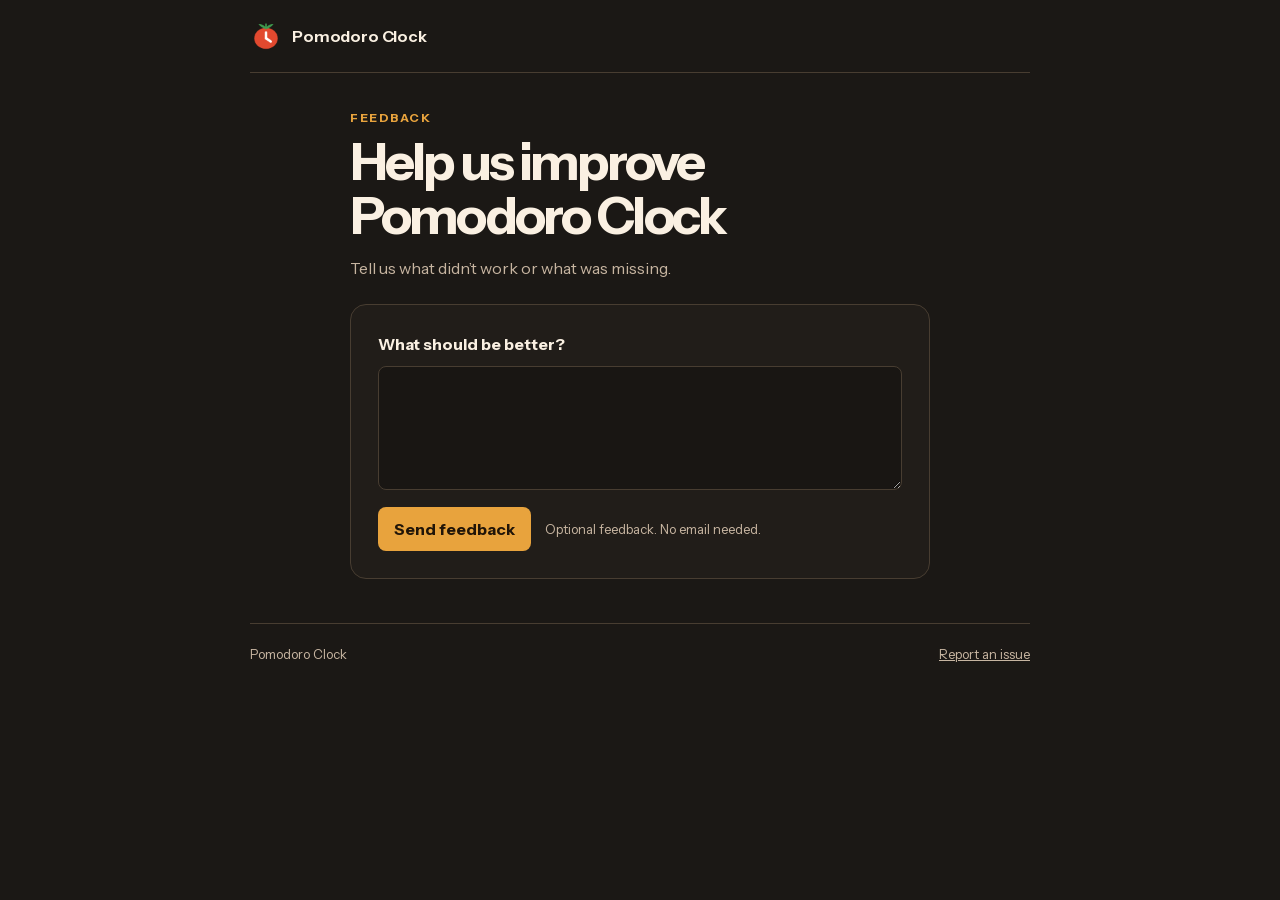
<file: feedback/index.html>
<!doctype html>
<html lang="en"><head><meta charset="utf-8"><meta name="viewport" content="width=device-width, initial-scale=1"><meta name="robots" content="noindex"><title>Pomodoro Clock — Feedback</title><script defer src="https://cloud.umami.is/script.js" data-website-id="328e350f-b770-4529-9500-92b514123a6c"></script><link rel="icon" href="[data-uri]"><link rel="stylesheet" href="../assets/pages.css"></head>
<body><div class="shell"><header class="top"><span class="identity"><img class="mark" src="[data-uri]" alt="">Pomodoro Clock</span></header><main class="narrow"><header class="hero"><p class="kicker">Feedback</p><h1>Help us improve Pomodoro Clock</h1><p>Tell us what didn’t work or what was missing.</p></header><form class="panel" data-form="feedback"><label class="field-label" for="details">What should be better?</label><textarea id="details" name="details" rows="4" required></textarea><div class="form-actions"><button type="submit" class="send">Send feedback</button><p class="hint">Optional feedback. No email needed.</p></div><p class="status" role="status" aria-live="polite"></p></form></main><footer class="foot"><span>Pomodoro Clock</span><nav aria-label="Support"><a href="https://github.com/alxrum/pomodoro-clock-pages/issues">Report an issue</a></nav></footer></div><script>
// Fill these in when this page's Google Form is configured.
const FORM_ID = '1FAIpQLSf-I8ypMHGqNCDwfYmjDXxJDeEcwlpHDdF9HBXHymPbY_OWVw';
const ENTRY_DETAILS = 'entry.896722283';
const ENTRY_REASON = '';
const form = document.querySelector('form');
const status = document.querySelector('[role="status"]');
const button = form.querySelector('button');
const details = form.elements.details;
const needsReason = form.dataset.form === 'uninstall';
details.addEventListener('input', () => details.setCustomValidity(''));
form.addEventListener('submit', async (event) => {
  event.preventDefault();
  if (!needsReason && !details.value.trim()) {
    details.setCustomValidity('Please tell us what should be better.');
    details.reportValidity();
    return;
  }
  if (!FORM_ID || !ENTRY_DETAILS || (needsReason && !ENTRY_REASON)) {
    status.textContent = 'Thanks for trying the form. Nothing was sent in this preview.';
    return;
  }
  const body = new URLSearchParams({ [ENTRY_DETAILS]: details.value.trim() });
  if (needsReason) body.set(ENTRY_REASON, form.elements.reason.value);
  button.disabled = true;
  status.textContent = 'Sending…';
  try {
    await fetch(`https://docs.google.com/forms/d/e/${encodeURIComponent(FORM_ID)}/formResponse`, { method: 'POST', mode: 'no-cors', body });
    // The response is opaque; receipt must be verified separately during setup.
    status.textContent = 'Thanks for your feedback.';
    form.reset();
  } catch {
    status.textContent = 'We couldn’t send your feedback. Please try again.';
  } finally {
    button.disabled = false;
  }
});
</script></body></html>
</file>
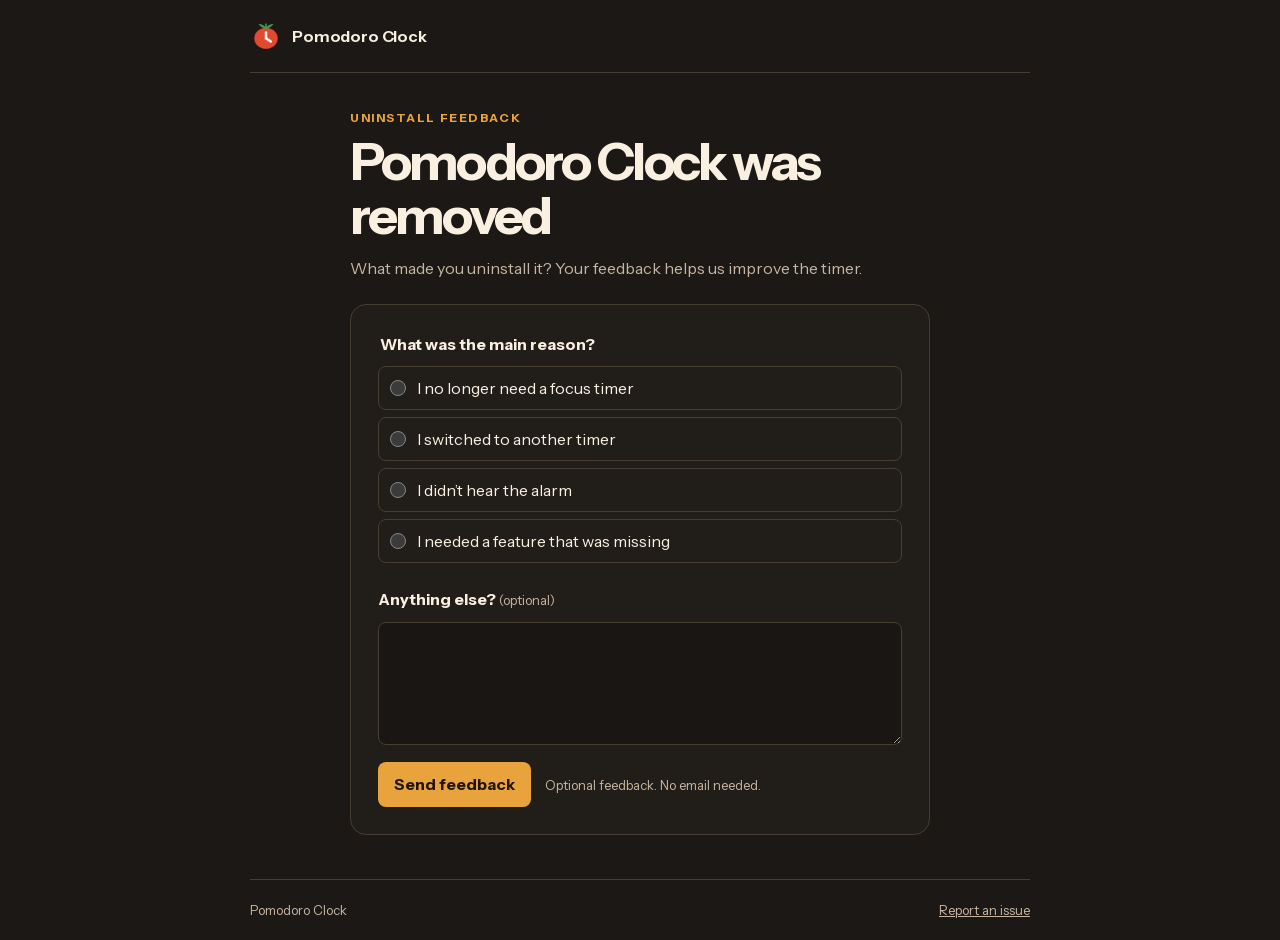
<file: uninstall/index.html>
<!doctype html>
<html lang="en"><head><meta charset="utf-8"><meta name="viewport" content="width=device-width, initial-scale=1"><meta name="robots" content="noindex"><title>Pomodoro Clock — Uninstall feedback</title><script defer src="https://cloud.umami.is/script.js" data-website-id="328e350f-b770-4529-9500-92b514123a6c"></script><link rel="icon" href="[data-uri]"><link rel="stylesheet" href="../assets/pages.css"></head>
<body><div class="shell"><header class="top"><span class="identity"><img class="mark" src="[data-uri]" alt="">Pomodoro Clock</span></header><main class="narrow"><header class="hero"><p class="kicker">Uninstall feedback</p><h1>Pomodoro Clock was removed</h1><p>What made you uninstall it? Your feedback helps us improve the timer.</p></header><form class="panel" data-form="uninstall"><fieldset><legend>What was the main reason?</legend><div class="choices"><label class="choice"><input type="radio" name="reason" value="I no longer need a focus timer" required><span>I no longer need a focus timer</span></label><label class="choice"><input type="radio" name="reason" value="I switched to another timer" required><span>I switched to another timer</span></label><label class="choice"><input type="radio" name="reason" value="I didn’t hear the alarm" required><span>I didn’t hear the alarm</span></label><label class="choice"><input type="radio" name="reason" value="I needed a feature that was missing" required><span>I needed a feature that was missing</span></label></div></fieldset><label class="field-label" for="details">Anything else? <span class="optional">(optional)</span></label><textarea id="details" name="details" rows="4" ></textarea><div class="form-actions"><button type="submit" class="send">Send feedback</button><p class="hint">Optional feedback. No email needed.</p></div><p class="status" role="status" aria-live="polite"></p></form></main><footer class="foot"><span>Pomodoro Clock</span><nav aria-label="Support"><a href="https://github.com/alxrum/pomodoro-clock-pages/issues">Report an issue</a></nav></footer></div><script>
// Fill these in when this page's Google Form is configured.
const FORM_ID = '1FAIpQLSdPGvlzqPfavnuDCeCoNPglZNgvRVvCIS4ZXPhQqfDItY6pMw';
const ENTRY_DETAILS = 'entry.117038659';
const ENTRY_REASON = 'entry.868703426';
const form = document.querySelector('form');
const status = document.querySelector('[role="status"]');
const button = form.querySelector('button');
const details = form.elements.details;
const needsReason = form.dataset.form === 'uninstall';
details.addEventListener('input', () => details.setCustomValidity(''));
form.addEventListener('submit', async (event) => {
  event.preventDefault();
  if (!needsReason && !details.value.trim()) {
    details.setCustomValidity('Please tell us what should be better.');
    details.reportValidity();
    return;
  }
  if (!FORM_ID || !ENTRY_DETAILS || (needsReason && !ENTRY_REASON)) {
    status.textContent = 'Thanks for trying the form. Nothing was sent in this preview.';
    return;
  }
  const body = new URLSearchParams({ [ENTRY_DETAILS]: details.value.trim() });
  if (needsReason) body.set(ENTRY_REASON, form.elements.reason.value);
  button.disabled = true;
  status.textContent = 'Sending…';
  try {
    await fetch(`https://docs.google.com/forms/d/e/${encodeURIComponent(FORM_ID)}/formResponse`, { method: 'POST', mode: 'no-cors', body });
    // The response is opaque; receipt must be verified separately during setup.
    status.textContent = 'Thanks for your feedback.';
    form.reset();
  } catch {
    status.textContent = 'We couldn’t send your feedback. Please try again.';
  } finally {
    button.disabled = false;
  }
});
</script></body></html>
</file>
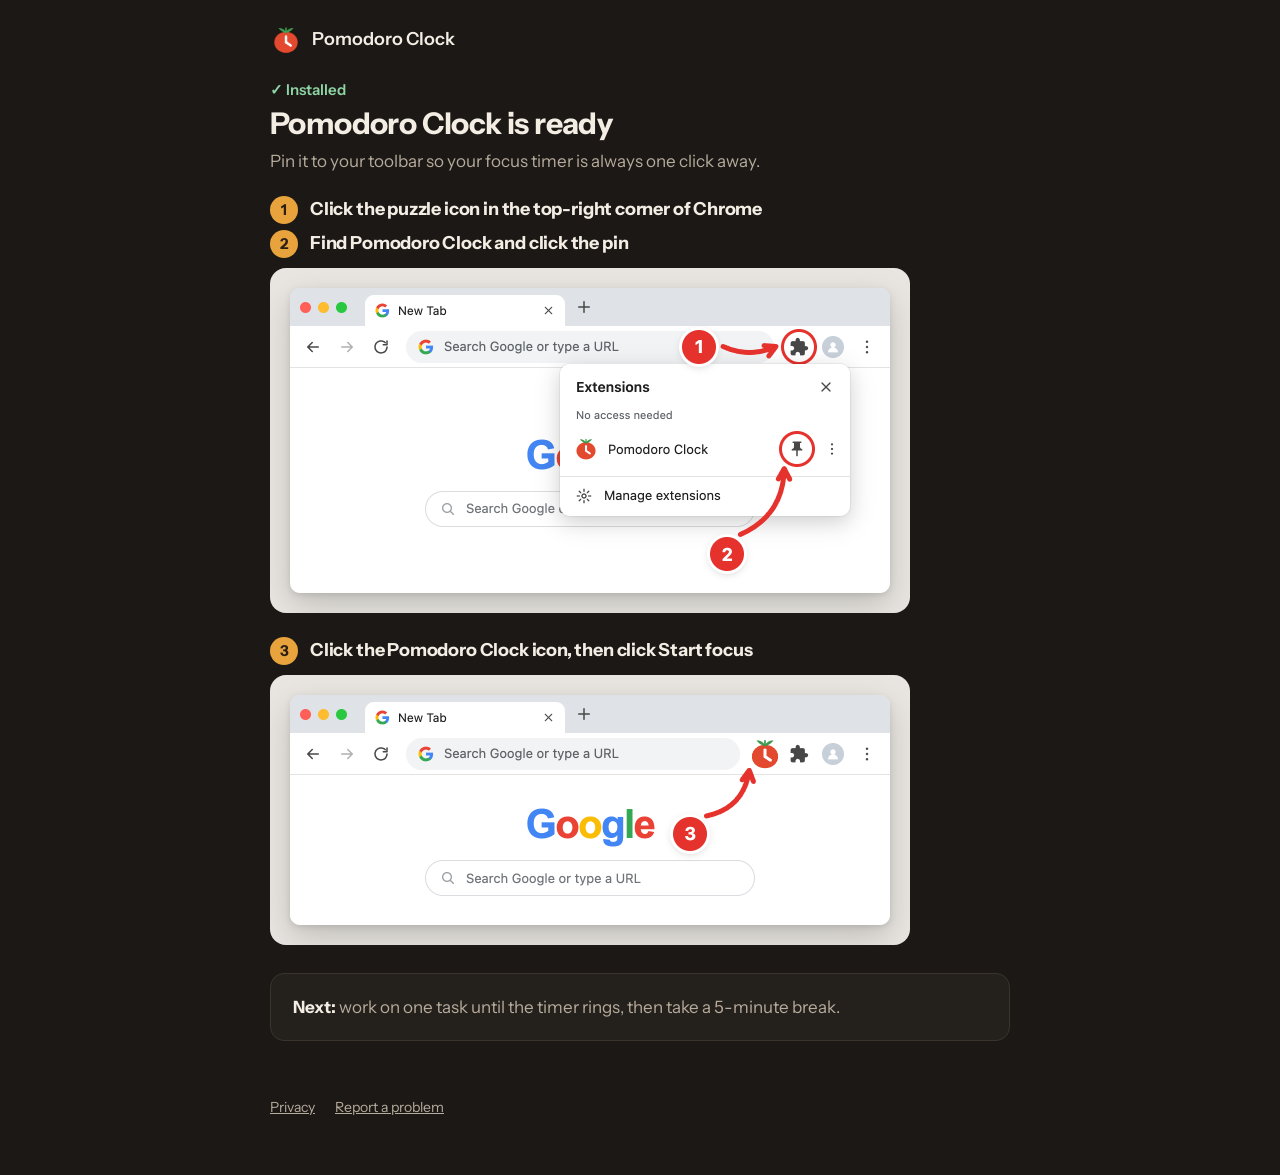
<file: welcome/index.html>
<!doctype html>
<html lang="en">
<head>
<meta charset="utf-8">
<meta name="viewport" content="width=device-width, initial-scale=1">
<meta name="robots" content="noindex">
<title>Pomodoro Clock is installed</title>
<link rel="icon" href="[data-uri]">
<link rel="preconnect" href="https://fonts.googleapis.com"><link rel="preconnect" href="https://fonts.gstatic.com" crossorigin>
<link href="https://fonts.googleapis.com/css2?family=Instrument+Sans:wght@400;500;600;700&display=swap" rel="stylesheet">
<script defer src="https://cloud.umami.is/script.js" data-website-id="328e350f-b770-4529-9500-92b514123a6c"></script>
<style>
  :root { --bg: #1b1815; --card: #24201c; --line: #3a342d; --fg: #f3ede4; --muted: #b6ab9c; --accent: #e8a33d; }
  * { box-sizing: border-box; }
  body { margin: 0; background: var(--bg); color: var(--fg); font: 17px/1.55 "Instrument Sans", -apple-system, "Segoe UI", Roboto, Arial, sans-serif; }
  .shell { max-width: 780px; margin: 0 auto; padding: 24px 20px 56px; }
  header { display: flex; align-items: center; gap: 10px; margin-bottom: 20px; }
  .mark { width: 32px; height: 32px; flex: none; }
  .brand { font-weight: 600; font-size: 18px; }
  h1 { font-size: 30px; line-height: 1.15; letter-spacing: -0.02em; margin: 0 0 6px; }
  .lead { color: var(--muted); font-size: 17px; margin: 0 0 22px; }
  .ok { display: inline-flex; align-items: center; gap: 8px; color: #8fd4a4; font-weight: 600; font-size: 15px; margin-bottom: 6px; }
  ol.steps { list-style: none; padding: 0; margin: 0; display: grid; gap: 24px; }
  .step h2 { display: flex; gap: 12px; align-items: center; font-size: 18px; line-height: 1.3; margin: 0 0 10px; letter-spacing: -0.01em; }
  .step h2.pair { margin-bottom: 6px; }
  .num { flex: none; width: 28px; height: 28px; border-radius: 50%; background: var(--accent); color: #2a2016; display: grid; place-items: center; font-size: 15px; font-weight: 700; }
  .shot { display: block; width: 100%; max-width: 640px; height: auto; border-radius: 16px; }
  .after { margin-top: 28px; padding: 20px 22px; border: 1px solid var(--line); border-radius: 14px; background: var(--card); color: var(--muted); }
  .after b { color: var(--fg); }
  footer { margin-top: 56px; color: var(--muted); font-size: 14px; display: flex; gap: 20px; flex-wrap: wrap; }
  footer a { color: var(--muted); }
  @media (max-width: 560px) { h1 { font-size: 26px; } .step h2 { font-size: 17px; } }
</style>
</head>
<body>
<div class="shell">
  <header>
    <img class="mark" src="[data-uri]" alt="">
    <span class="brand">Pomodoro Clock</span>
  </header>

  <div class="ok">✓ Installed</div>
  <h1>Pomodoro Clock is ready</h1>
  <p class="lead">Pin it to your toolbar so your focus timer is always one click away.</p>

  <ol class="steps">
    <li class="step">
      <h2 class="pair"><span class="num">1</span>Click the puzzle icon in the top-right corner of Chrome</h2>
      <h2><span class="num">2</span>Find Pomodoro Clock and click the pin</h2>
      <img class="shot" src="steps-1-2.png?v=8" width="640" height="345" alt="The puzzle icon in the Chrome toolbar, and the pin button next to Pomodoro Clock in the extensions menu">
    </li>
    <li class="step">
      <h2><span class="num">3</span>Click the Pomodoro Clock icon, then click Start focus</h2>
      <img class="shot" src="step-3.png?v=8" width="640" height="270" alt="The Pomodoro Clock icon pinned to the Chrome toolbar">
    </li>
  </ol>

  <p class="after"><b>Next:</b> work on one task until the timer rings, then take a 5-minute break.</p>

  <footer>
    <a href="https://alxrum.github.io/pomodoro-clock-privacy/">Privacy</a>
    <a href="https://github.com/alxrum/pomodoro-clock-pages/issues">Report a problem</a>
  </footer>
</div>
</body>
</html>
</file>
<file: assets/pages.css>
@font-face{font-family:'Instrument Sans';src:url('pages-instrument-sans.woff2') format('woff2');font-weight:400 700;font-style:normal;font-display:swap}
.step,.popup-stage{min-width:0}
@media (min-width:760px){.steps{grid-template-columns:minmax(0,1fr) minmax(0,1.1fr)}.steps>.step:first-child{grid-column:1/-1}.step .popup-stage{justify-items:center;padding-right:0}}
@media (max-width:370px){.shell .ui .pane{padding-inline:9px}.shell .ui .btn{padding-inline:7px}.shell .ui .btn.primary.target{padding-right:21px}}
:root{color-scheme:dark;--bg:#1b1815;--card:#211d19;--line:#483d31;--ink:#faf0e2;--muted:#c7b5a1;--accent:#e8a33d;--accent-ink:#211508;--field:#191613}
*,*::before,*::after{box-sizing:border-box}body{margin:0;background:var(--bg);color:var(--ink);font:16px/1.55 'Instrument Sans',system-ui,sans-serif}h1,h2,p,figure{margin:0}a{color:inherit}a:focus-visible,button:focus-visible,textarea:focus-visible,input:focus-visible+span{outline:2px solid var(--accent);outline-offset:4px}button,input,textarea{font:inherit;color:inherit}.shell{width:min(calc(100% - 32px),780px);margin-inline:auto}.top,.foot{display:flex;align-items:center;justify-content:space-between;gap:12px 20px;flex-wrap:wrap;padding-block:20px}.top{border-bottom:1px solid var(--line)}.foot{border-top:1px solid var(--line);color:var(--muted);font-size:13px}.foot nav{display:flex;flex-wrap:wrap;gap:16px}.identity{display:inline-flex;align-items:center;gap:10px;font-weight:650;letter-spacing:-.01em}.mark{display:block;width:32px;height:32px}.kicker{color:var(--accent);font-size:12px;font-weight:700;text-transform:uppercase;letter-spacing:.13em}.hero{padding-block:36px 23px}.hero h1{font-size:clamp(34px,6.4vw,52px);line-height:1.05;letter-spacing:-.055em;margin:7px 0 12px}.hero p:not(.kicker){color:var(--muted);max-width:54ch}.narrow{width:min(100%,580px);margin-inline:auto;padding-bottom:44px}.panel{padding:clamp(16px,4vw,27px);border:1px solid var(--line);border-radius:16px;background:var(--card)}fieldset{padding:0;margin:0 0 24px;border:0;min-width:0}legend,.field-label{font-weight:700;margin-bottom:10px}.choices{display:grid;gap:7px}.choice{display:flex;align-items:center;gap:11px;border:1px solid var(--line);border-radius:8px;padding:8px 11px;min-height:44px;cursor:pointer}.choice:has(:checked){border-color:var(--accent);background:#2b2217}.choice input{accent-color:var(--accent);width:16px;height:16px;flex:none;margin:0}.field-label{display:block}.optional,.hint{color:var(--muted);font-weight:400;font-size:13px}textarea{width:100%;display:block;padding:11px 12px;min-height:106px;resize:vertical;background:var(--field);border:1px solid var(--line);border-radius:8px}.form-actions{display:flex;align-items:center;gap:10px 14px;flex-wrap:wrap;margin-top:17px}.send{border:0;border-radius:8px;background:var(--accent);color:var(--accent-ink);padding:10px 16px;font-weight:750;cursor:pointer;min-height:44px}.send:hover{background:#f3b65d}.send:disabled{cursor:default;opacity:.65}.status:not(:empty){margin-top:15px;color:var(--ink)}
</file>
